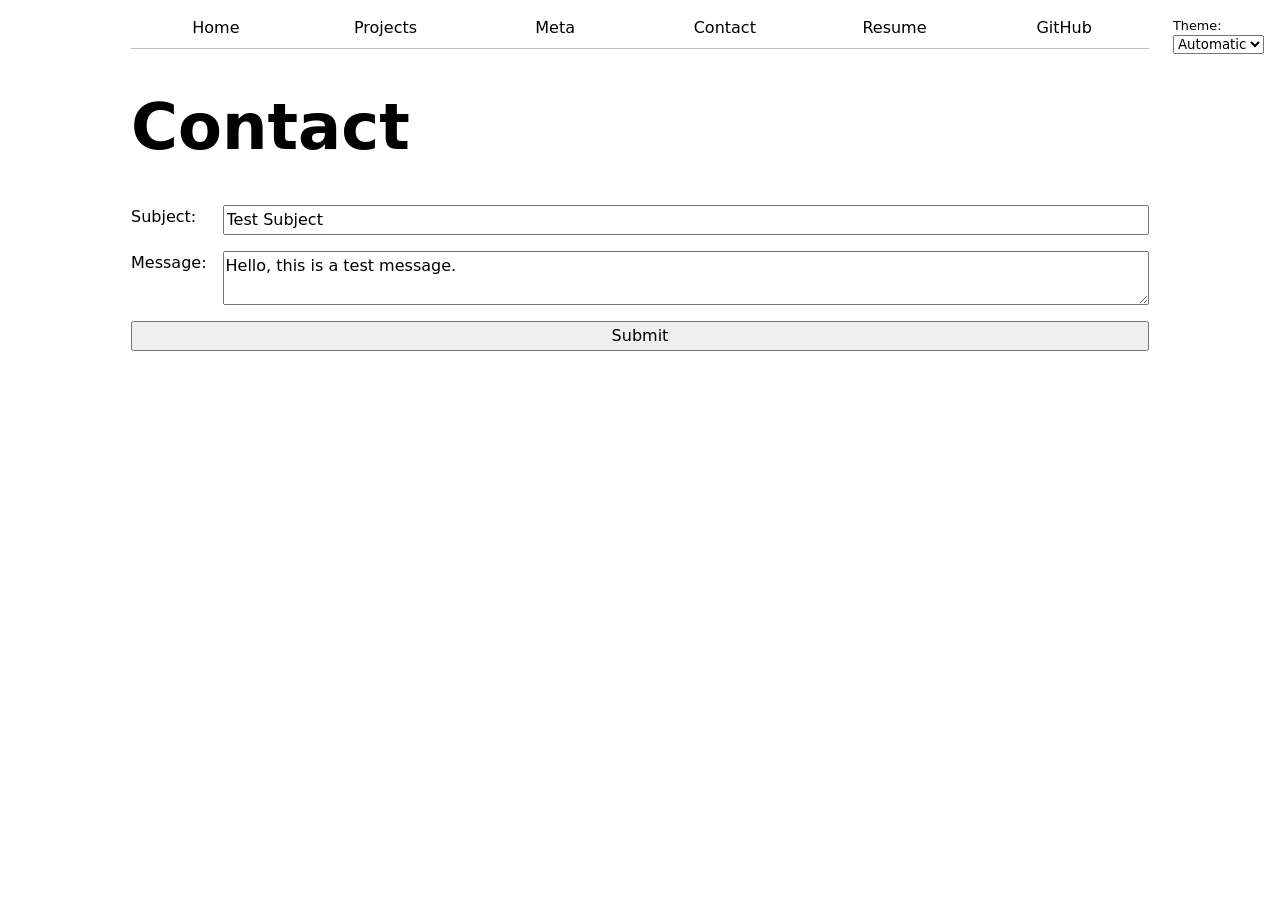
<file: contact/index.html>
<!DOCTYPE html>
<html>
  <head>
    <title>Contact</title>
    <link rel="stylesheet" href="../style.css">
    <script type="module" src="../global.js"></script>
  </head>

  <body>
    <h1>Contact</h1>

    <!-- Open an email draft addressed to you. -->
    <form action="mailto:owtran@ucsd.edu">

      <!-- Subject of the email. -->
      <label>
        Subject:
        <input name="subject" type="text" value="Test Subject">
      </label>

      <!-- Body of the email. -->
      <label>
        Message:
        <textarea name="body">Hello, this is a test message.</textarea>
      </label>

      <button type="submit">Submit</button>
    </form>
  </body>
</html>


<!--
<!DOCTYPE html> 
<html> 
    <head>
        <title> title_name> </title>
    </head>

    <body> 

        <nav> 
            <a href = "where_link_should_go" > clickable_text </a>
        </nav> 


        <h1> header_one_name </h1> 
        <h2> header_two_name </h2> 

        <p> paragraph_text </p> 

        <img 
            src = "source_path_of_image"
            alt = "alternative_text_describe_image"
        >
    
    </body>


</html> 


-->
</file>
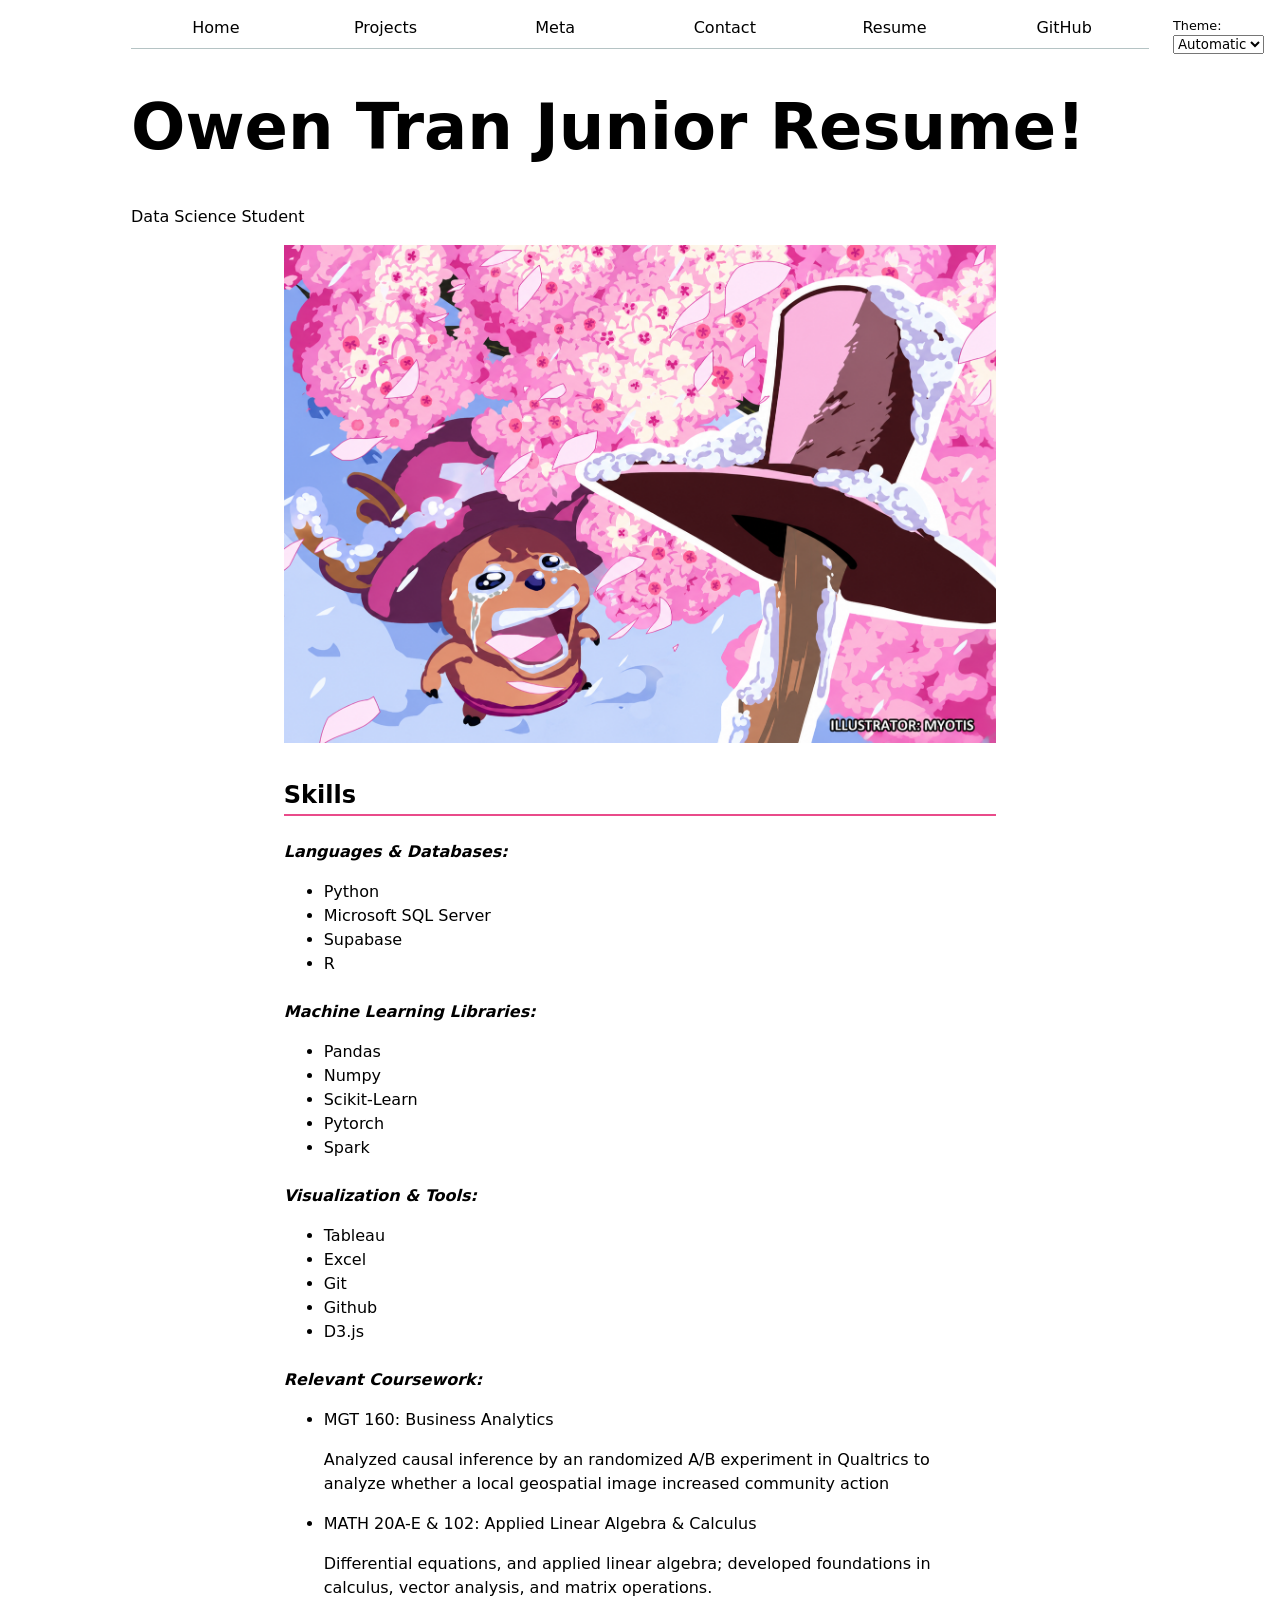
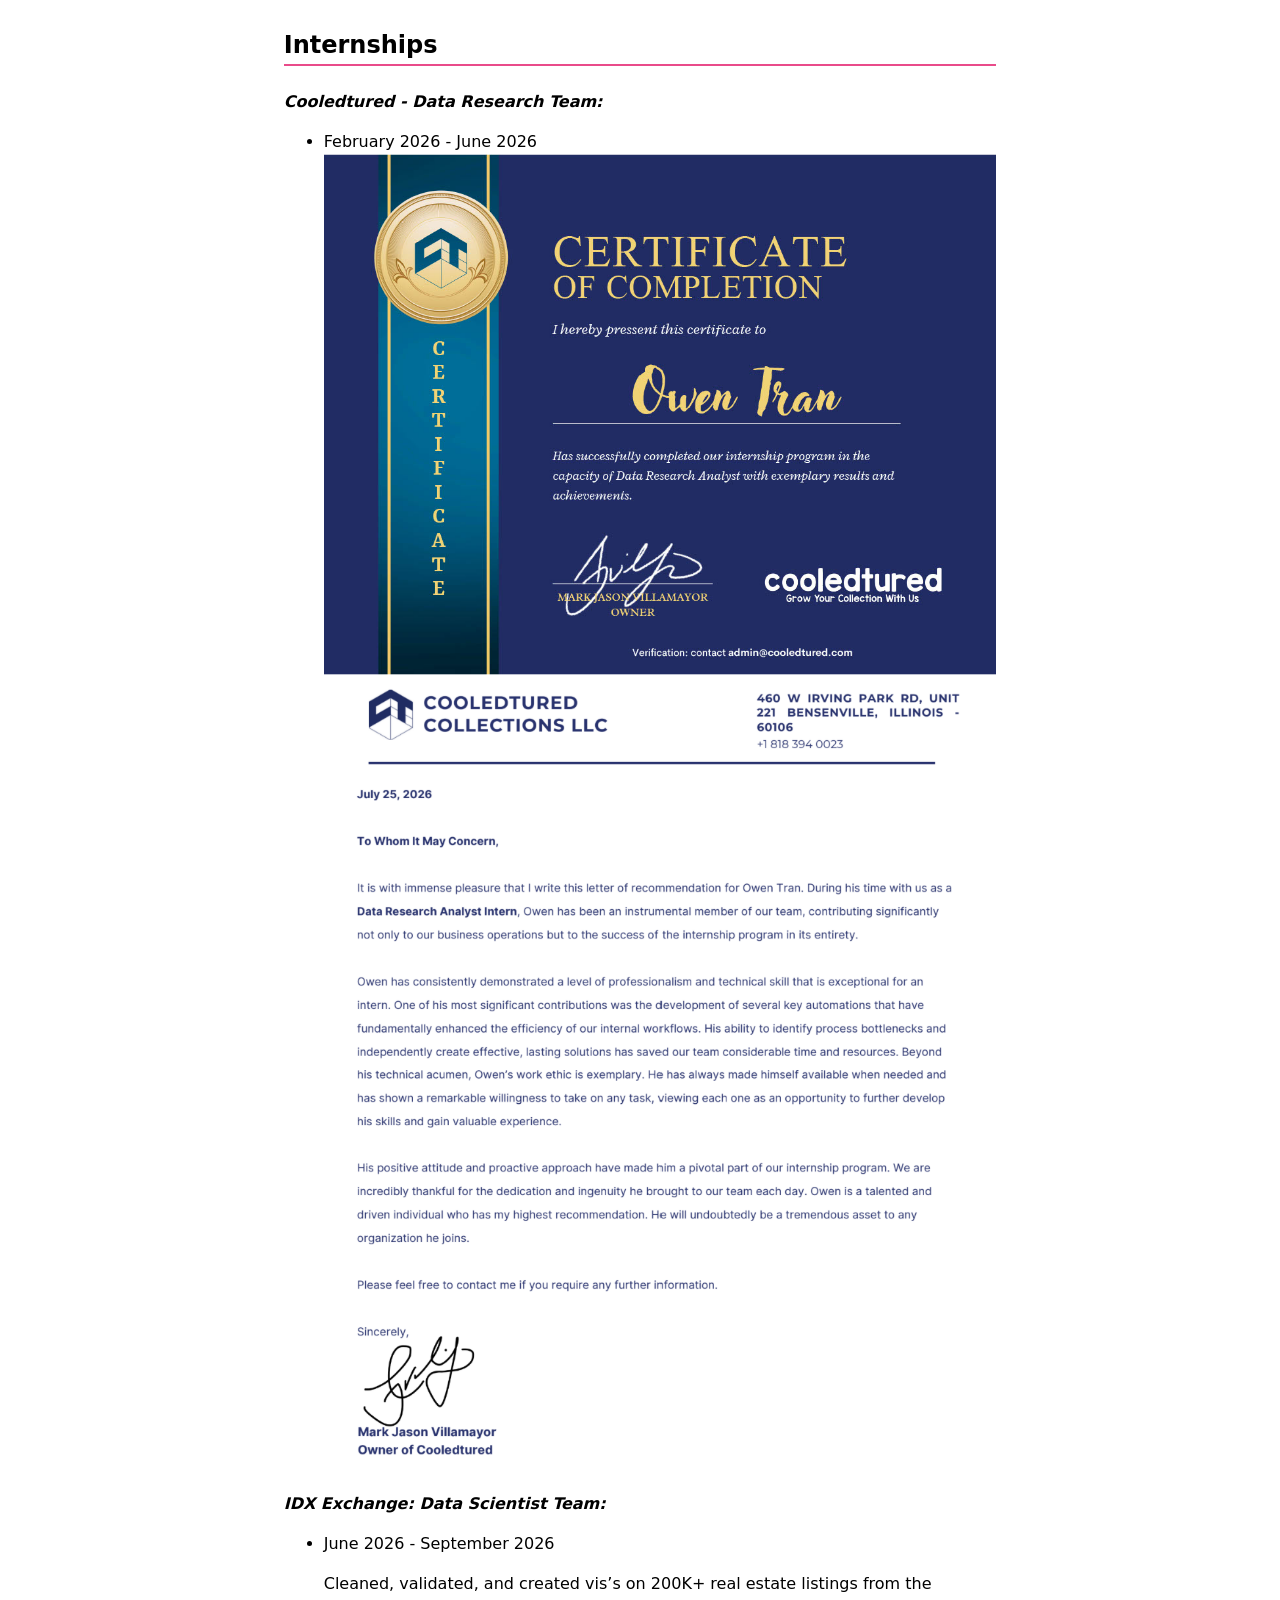
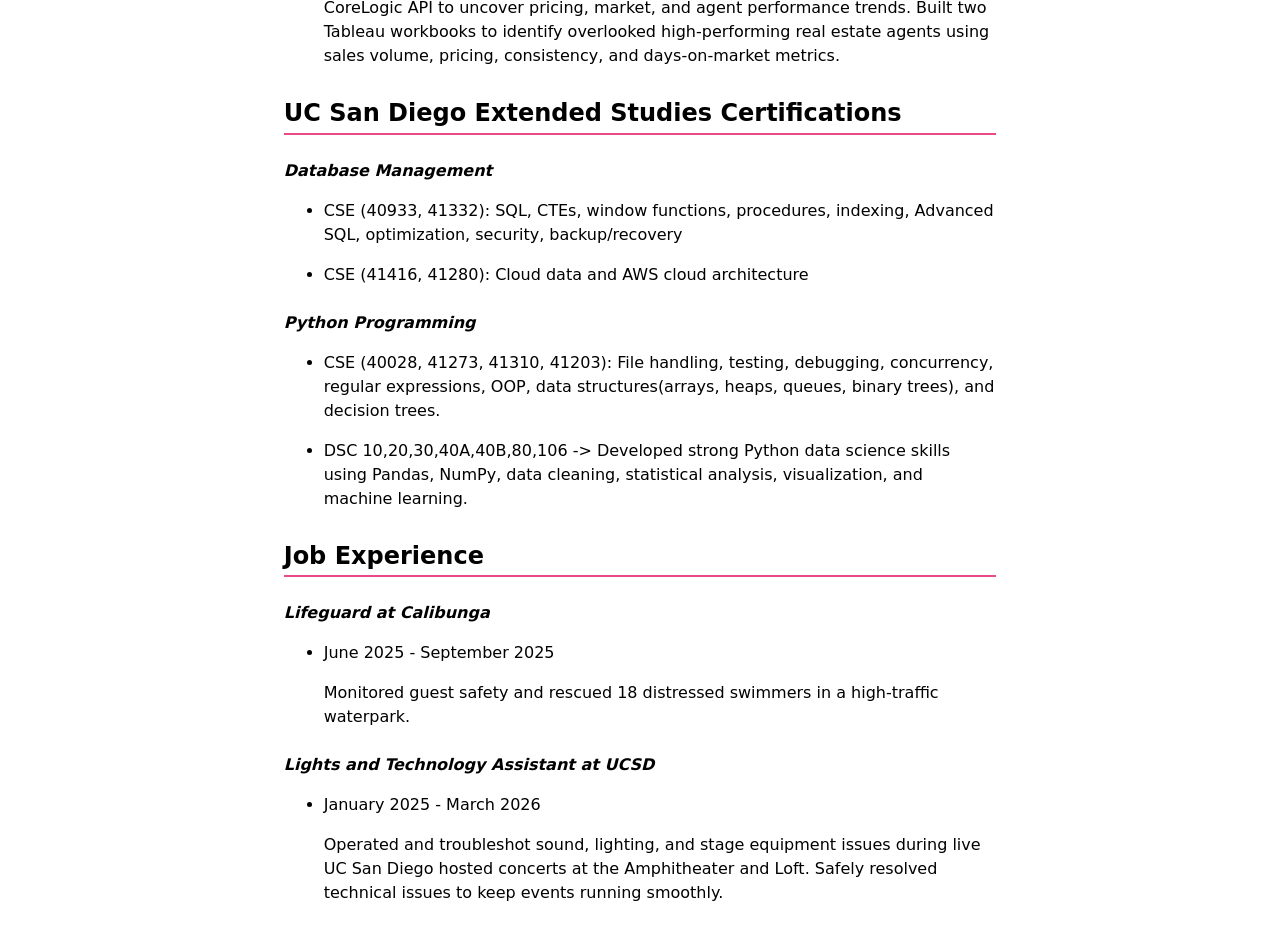
<file: resume/index.html>
<!DOCTYPE html>

<html lang = 'en'>

    <head>
        <title> Resume </title>
        <link rel = "stylesheet" href = "../style.css">

        <script type="module" src="../global.js"></script>
    </head>

    
    <body>



        <header>
            <h1> 
                Owen Tran Junior Resume!
            </h1>
            <p> Data Science Student </p>
        </header>

        <main class = "resume"> 
        


        <img 
            src = "../images/chopper!!!.png" 
            alt = "Me trying to find a job frfr"
        >


        <!-- Section 1 (with article subsection) -->
        <section> 
            <h2> Skills </h2>
            <article> 
                <i> Languages & Databases: </i>
                <ul> 
                    <li> Python </li>
                    <li> Microsoft SQL Server </li>
                    <li> Supabase </li>
                    <li> R </li>
                </ul>
            </article>

            <article> 
                <i> Machine Learning Libraries: </i>
                <ul> 
                    <li> Pandas </li>
                    <li> Numpy </li>
                    <li> Scikit-Learn </li>
                    <li> Pytorch </li>
                    <li> Spark </li>
                </ul>
            </article>

            <article> 
                <i> Visualization & Tools: </i>
                <ul> 
                    <li> Tableau </li>
                    <li> Excel </li>
                    <li> Git </li>
                    <li> Github </li>
                    <li> D3.js </li>
                </ul> 
            </article>

            <article> 
                <i> Relevant Coursework: </i>
                <ul> 
                    <li> MGT 160: Business Analytics </li>
                        <p> Analyzed causal inference by an randomized A/B experiment in Qualtrics to analyze whether a local geospatial image increased community action </p>
                    <li> MATH 20A-E & 102: Applied Linear Algebra & Calculus </li>
                        <p> Differential equations, and applied linear algebra; developed foundations in calculus, vector analysis, and matrix operations.  </p>
                </ul>
            </article>
        </section>





        <section> 
            <h2> Internships </h2>
            <article> 
                <i> Cooledtured - Data Research Team: </i>
                <ul> 
                    <li> February 2026 - June 2026 
                        <img 
                            src = "../images/cooledtured_cert.jpg"
                            alt = "Cooledtured Certificate" >
                        <img 
                            src = "../images/cooledtured_letter_of_rec.png"
                            alt = "Cooledtured Letter of Recommendation">
                </ul>
            </article>

            <article> 
                <i> IDX Exchange: Data Scientist Team: </i>
                <ul> 
                    <li> June 2026 - September 2026 </li>
                    <p> 
                        Cleaned, validated, and created vis’s on 200K+ real estate listings from the CoreLogic API to uncover pricing, market, 
                        and agent performance trends. Built  two Tableau workbooks to identify overlooked high-performing real estate agents 
                        using sales volume, pricing, consistency, and days-on-market metrics. 
                    </p>
                </ul>
            </article>
        </section>


        <section> 
            <h2> UC San Diego Extended Studies Certifications </h2>
            <article> 
                <i> Database Management </i>
                <ul> 
                    <li> <p> CSE (40933, 41332): SQL, CTEs, window functions, procedures, indexing, Advanced SQL, 
                    optimization, security, backup/recovery </p></li>
                    <li> <p> CSE (41416, 41280): Cloud data and AWS cloud architecture </p></li>
                </ul>
            </article>

            <article> 
                <i> Python Programming  </i>
                <ul> 
                    <li> <p> CSE (40028, 41273, 41310, 41203): File handling, testing, debugging, concurrency, 
                    regular expressions, OOP, data structures(arrays, heaps, queues, binary trees), and decision trees. </p></li>
                    <li> <p> DSC 10,20,30,40A,40B,80,106 -> Developed strong Python data science skills using Pandas, NumPy, 
                    data cleaning, statistical analysis, visualization, and machine learning. </p></li>
                </ul>
            </article>

        </section>



        <section> 
            <h2> Job Experience </h2>
            <article> 
                <i> Lifeguard at Calibunga </i>
                <ul> 
                    <li> June 2025 - September 2025 </li>
                    <p> Monitored guest safety and rescued 18 distressed swimmers in a high-traffic waterpark.  </p>
                </ul>
            </article>

            <article> 
                <i> Lights and Technology Assistant at UCSD </i>
                <ul> 
                    <li> January 2025 - March 2026 </li>
                    <p> Operated and troubleshot sound, lighting, and stage equipment issues during live UC San Diego hosted concerts at the Amphitheater and Loft. Safely resolved technical issues to keep events running smoothly. </p>
                </ul>
            </article>
        </section>


















        </main>

    </body>


</html>
</file>
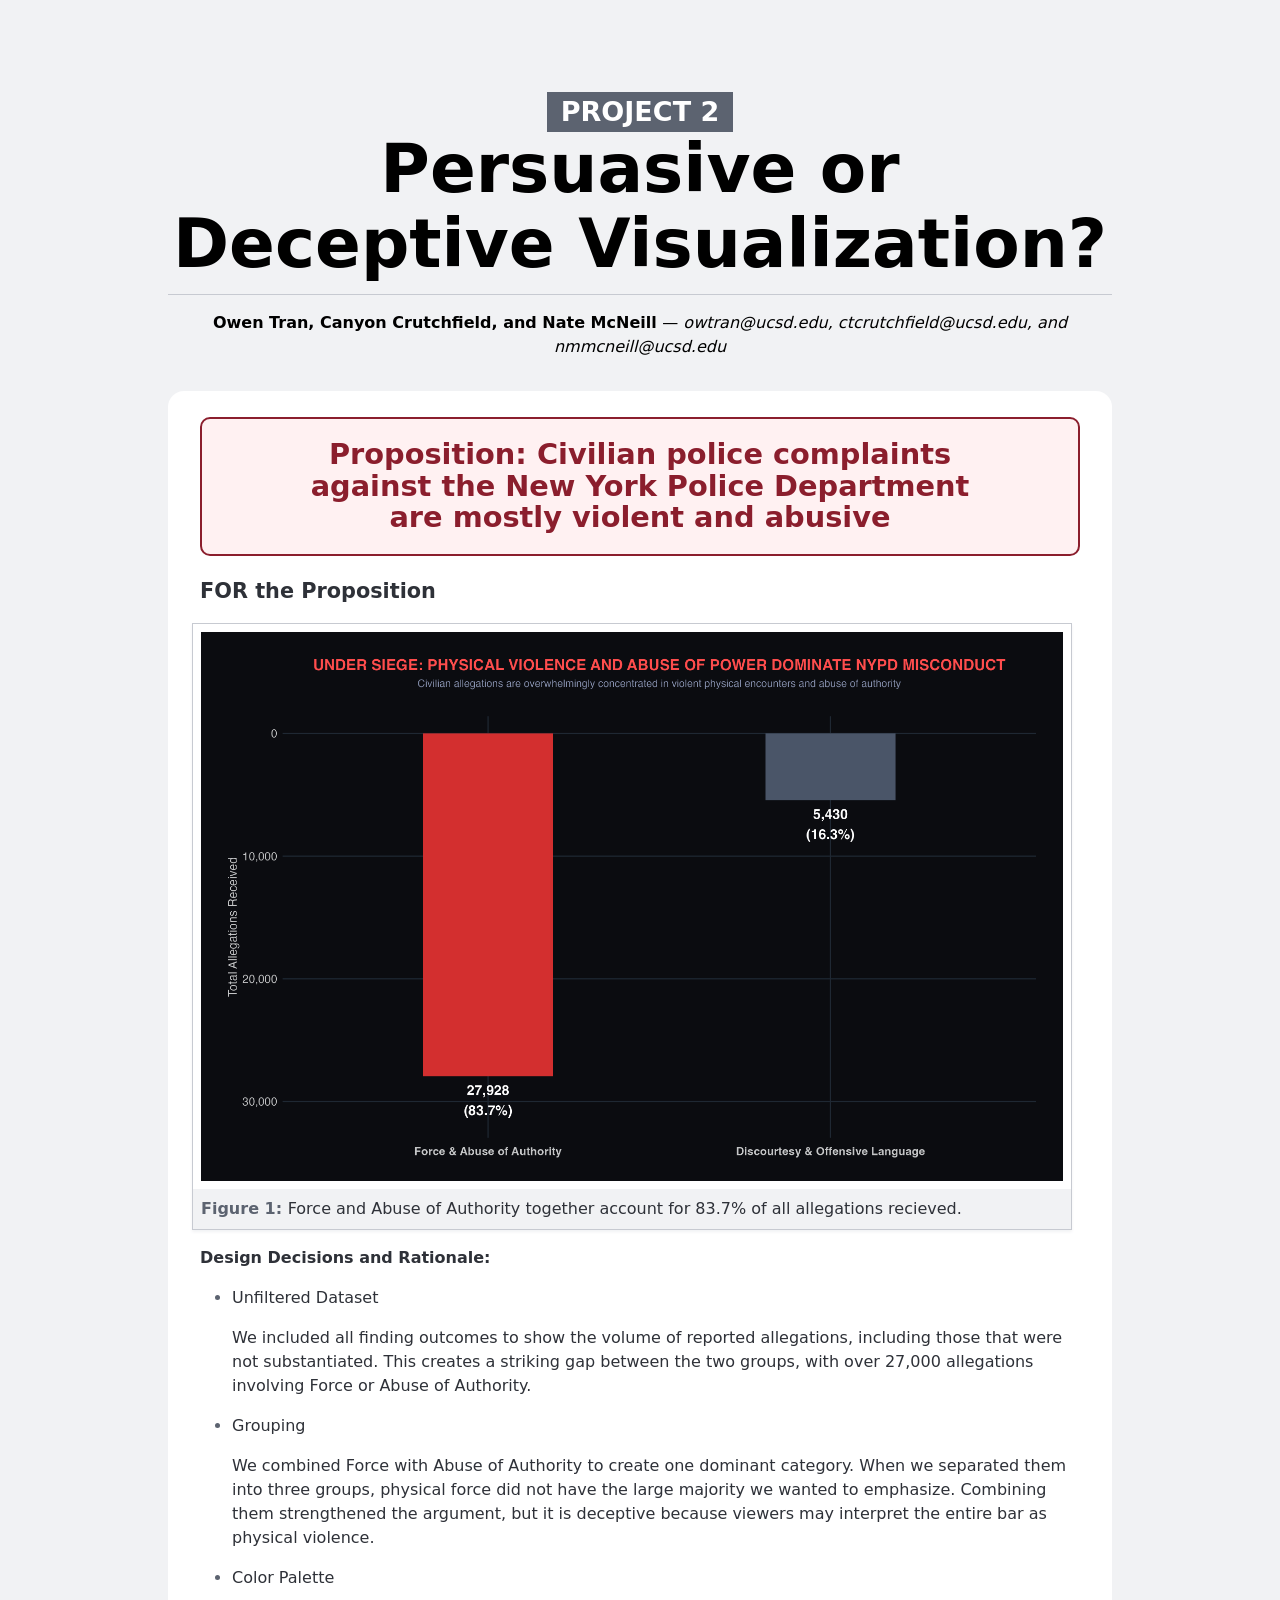
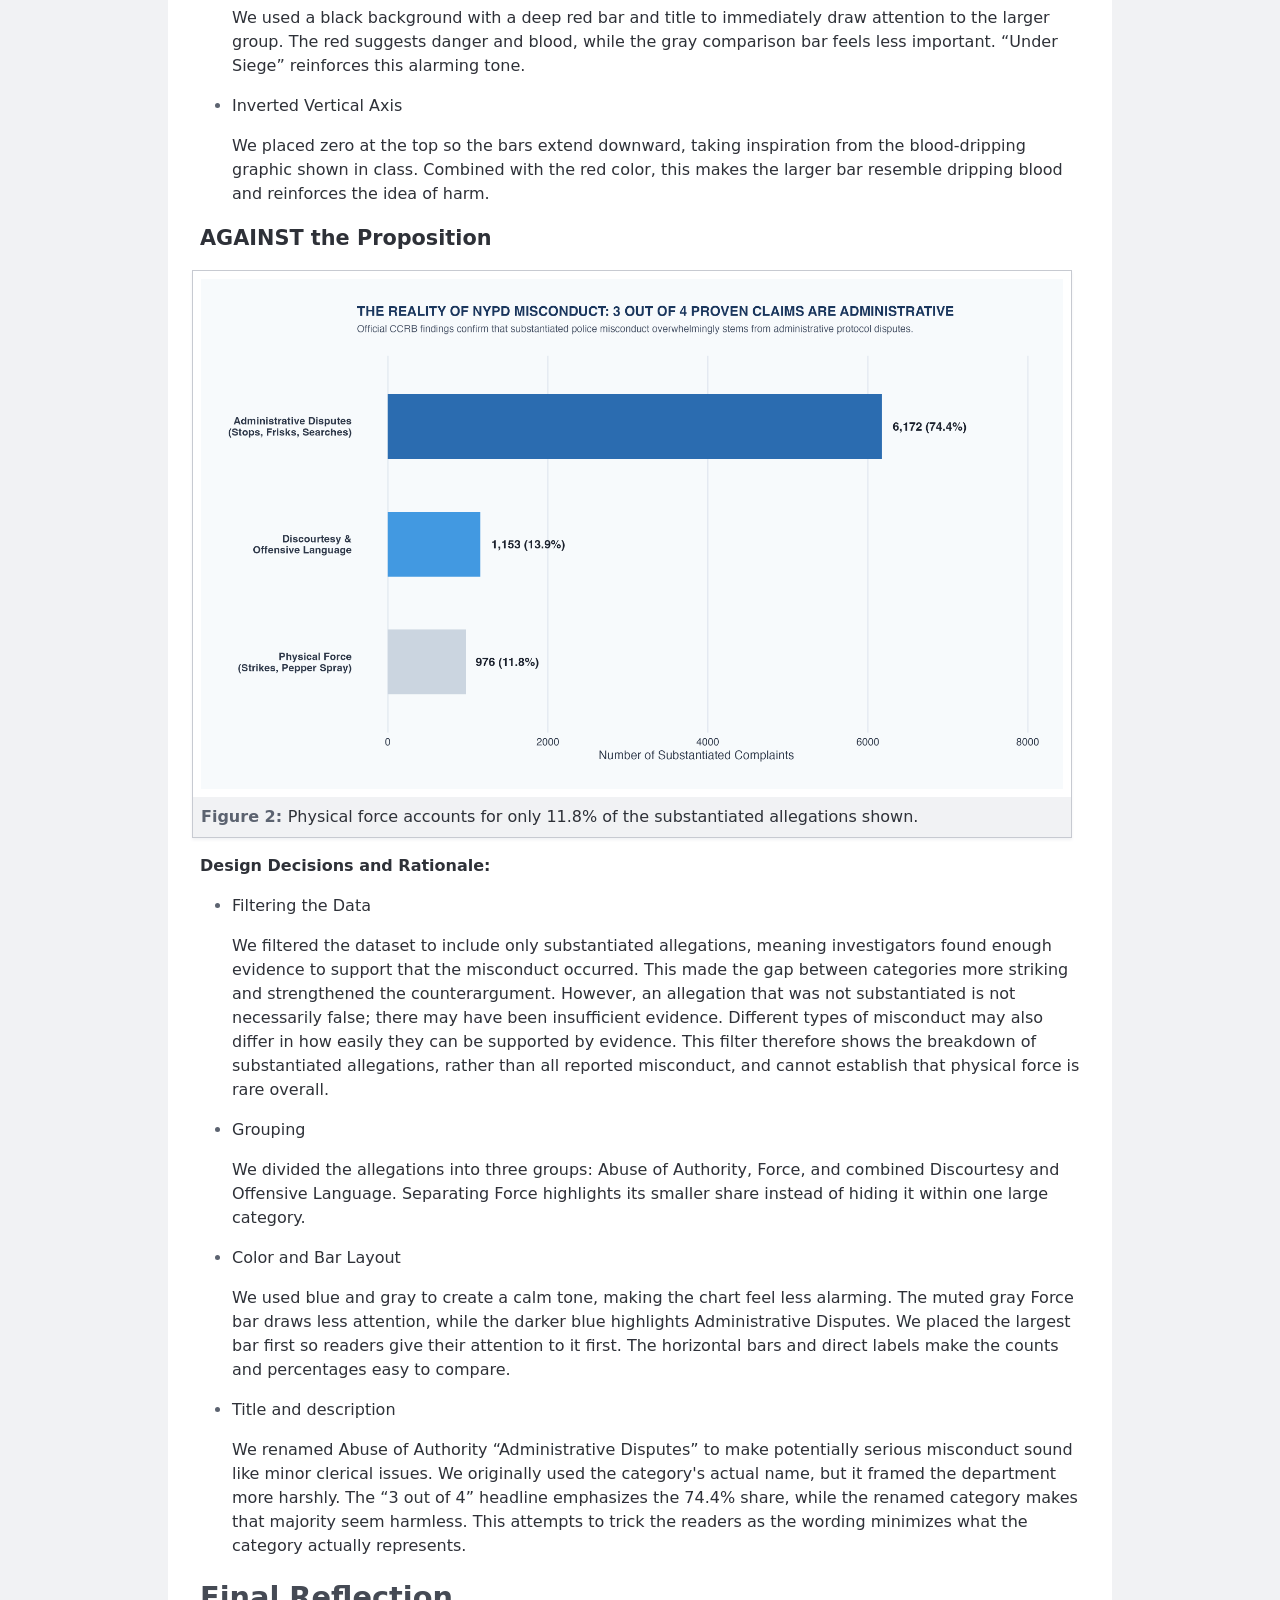
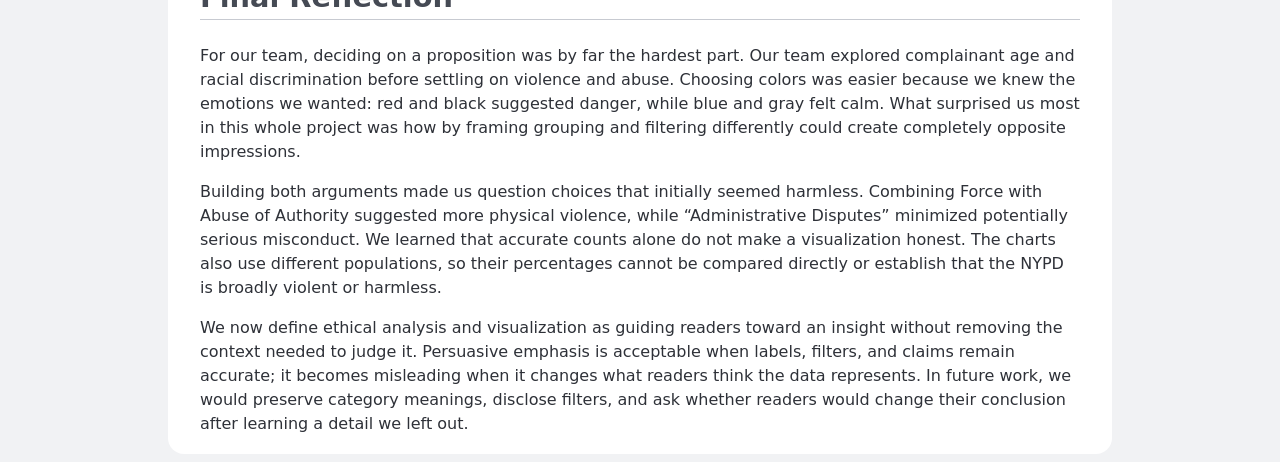
<file: proj2/project2_report_3.html>
<!doctype html>
<html lang="en">
<link rel = "stylesheet" href = "image-fit.css"> 
    <head>
        <title>Project 2 Report</title>
        <style>
            :root {
                --color-neutral-95: hsl(220 10% 95%);
                --color-neutral-90: hsl(220 10% 90%);
                --color-neutral-80: hsl(220 10% 80%);
                --color-neutral-70: hsl(220 10% 70%);
                --color-neutral-60: hsl(220 10% 60%);
                --color-neutral-50: hsl(220 10% 50%);
                --color-neutral-40: hsl(220 10% 40%);
                --color-neutral-30: hsl(220 10% 30%);
                --color-neutral-20: hsl(220 10% 20%);
                --color-neutral-10: hsl(220 10% 10%);
            }

            html {
                font: 100%/1.5 system-ui;
                counter-reset: figure;
                background: var(--color-neutral-95);
                max-width: min(75vw, 80em);
                margin: 0 auto;
            }

            /* Headings */

            h1,
            h2,
            h3,
            h4,
            h5,
            h6 {
                line-height: 1.1;
                font-weight: 600;
                text-wrap: balance;
            }

            h1,
            h2 {
                border-bottom: 1px solid var(--color-neutral-80);
                padding-bottom: 0.2em;
            }

            h1 {
                margin-block: 1em 0.5rem;
                font-size: clamp(2.5em, 150% + 2vh + 2vw, 10vmin);
                font-weight: 800;

                small {
                    display: block;
                    width: fit-content;
                    padding: 0.2em 0.5em;
                    margin-inline: auto;
                    color: white;
                    background: var(--color-neutral-40);
                    font-size: 40%;
                    text-transform: uppercase;
                    white-space: nowrap;
                }
            }

            h2 {
                font-size: 180%;
                color: var(--color-neutral-30);
            }

            h3 {
                font-size: 130%;
            }

            /* Lists */

            ul,
            ol {
                padding-inline-start: 2em;
            }

            li {
                &::marker {
                    color: var(--color-neutral-40);
                }

                + li {
                    margin-top: 0.2em;
                }
            }

            /* Sectioning elements */

            header {
                padding-block: 1em;
                text-align: center;
            }

            main {
                background: white;
                color: var(--color-neutral-20);
                border-radius: 1rem;
                padding: 0.1rem 2rem;
            }

            /* Figures */

            figure {
                margin: 1em 0;
                padding: 0.5rem;
                margin-inline: -0.5em;
                border: 1px solid var(--color-neutral-80);
                box-shadow: 0 0.1em 0.2em var(--color-neutral-95);
                text-align: center;
                background: white;

                > figcaption {
                    font: 500 75% var(--font-sans);
                    background: var(--color-neutral-95);
                    padding: 0.5rem;
                    margin: -0.5rem;
                    margin-top: 0.5rem;
                    counter-increment: figure;
                    text-align: left;

                    &::before {
                        content: "Figure " counter(figure) ": ";
                        font-weight: bold;
                        color: var(--color-neutral-40);
                    }

                    a:not(:hover, :focus, :active) {
                        color: inherit;
                        text-decoration: underline;
                        text-decoration-color: color-mix(
                            in lab,
                            currentColor,
                            transparent 70%
                        );
                    }
                }
            }
        </style>
    </head>

    <body>
        <header>
            <h1>
                <small>Project 2</small>
                Persuasive or Deceptive Visualization?
            </h1>

            <p><strong> Owen Tran, Canyon Crutchfield, and Nate McNeill </strong> — <em>
                owtran@ucsd.edu, ctcrutchfield@ucsd.edu, and nmmcneill@ucsd.edu

            </em></p>
        </header>

        <main>
            <h2>Proposition: Civilian police complaints against the New York Police Department are mostly violent and abusive </h2>

            <section>
                <h3>FOR the Proposition</h3>

                <figure>
                    <img src="images/final_anti.png" alt="Chart supporting the proposition">
                    <figcaption> Force and Abuse of Authority together account for 83.7% of all allegations recieved. </figcaption>
                </figure>

                <p> <strong> Design Decisions and Rationale: </strong> </p>

                <ul>
                    <li>Unfiltered Dataset
                    <p> 
                    We included all finding outcomes to show the volume of reported
                    allegations, including those that were not substantiated.
                    This creates a striking gap between the two groups, with over
                    27,000 allegations involving Force or Abuse of Authority.
                    </p>
                    </li>
                    <li>Grouping
                    <p> 
                    We combined Force with Abuse of Authority to create one dominant
                    category. When we separated them into three groups, physical force
                    did not have the large majority we wanted to emphasize.
                    Combining them strengthened the argument, but it is deceptive
                    because viewers may interpret the entire bar as physical violence.
                    </p>
                    </li>
                    <li>Color Palette
                    <p> 
                    We used a black background with a deep red bar and title to
                    immediately draw attention to the larger group. The red suggests
                    danger and blood, while the gray comparison bar feels less important.
                    “Under Siege” reinforces this alarming tone.
                    </p>
                    </li>
                    <li>Inverted Vertical Axis
                    <p> 
                    We placed zero at the top so the bars extend downward,
                    taking inspiration from the blood-dripping graphic shown
                    in class. Combined with the red color, this makes the larger
                    bar resemble dripping blood and reinforces the idea of harm.
                    </p>
                    </li>
                </ul>
            </section>

            <section>
                <h3>AGAINST the Proposition</h3>

                <figure>
                    <img src="images/final_pro.png" alt="Chart opposing the proposition">
                    <figcaption> Physical force accounts for only 11.8% of the substantiated allegations shown. </figcaption>
                </figure>

                <p> <strong> Design Decisions and Rationale: </strong> </p>

                <ul>
                    <li>Filtering the Data
                    <p> 
                    We filtered the dataset to include only substantiated
                    allegations, meaning investigators found enough evidence
                    to support that the misconduct occurred. This made the gap
                    between categories more striking and strengthened the
                    counterargument. However, an allegation that was not
                    substantiated is not necessarily false; there may have been
                    insufficient evidence. Different types of misconduct may
                    also differ in how easily they can be supported by evidence.
                    This filter therefore shows the breakdown of substantiated
                    allegations, rather than all reported misconduct, and cannot
                    establish that physical force is rare overall.
                    </p>
                    </li>
                    <li>Grouping
                    <p> 
                    We divided the allegations into three groups: Abuse of Authority,
                    Force, and combined Discourtesy and Offensive Language.
                    Separating Force highlights its smaller share instead of hiding
                    it within one large category.
                    </p>
                    </li>
                    <li>Color and Bar Layout
                    <p> 
                    We used blue and gray to create a calm tone, making the chart
                    feel less alarming. The muted gray Force bar draws less
                    attention, while the darker blue highlights Administrative
                    Disputes. We placed the largest bar first so readers give their attention to it first.
                    The horizontal bars and direct labels make the counts and percentages easy to compare.
                    </p>
                    </li>
                    <li>Title and description
                    <p> 
                    We renamed Abuse of Authority “Administrative Disputes” to make
                    potentially serious misconduct sound like minor clerical issues.
                    We originally used the category's actual name, but it framed
                    the department more harshly. The “3 out of 4” headline emphasizes
                    the 74.4% share, while the renamed category makes that majority
                    seem harmless. This attempts to trick the readers as the wording
                    minimizes what the category actually represents.
                    </p>
                    </li>
                </ul>
            </section>

            <section>
                <h2>Final Reflection</h2>

                <p> For our team, deciding on a proposition was by far the hardest part. 
                Our team explored complainant
                age and racial discrimination before settling on violence and abuse.
                Choosing colors was easier because we knew the emotions we wanted:
                red and black suggested danger, while blue and gray felt calm.
                What surprised us most in this whole project was how by framing grouping and filtering
                differently could create completely opposite impressions. </p>

                <p> Building both arguments made us question choices that initially
                seemed harmless. Combining Force with Abuse of Authority suggested
                more physical violence, while “Administrative Disputes” minimized
                potentially serious misconduct. We learned that accurate counts
                alone do not make a visualization honest. The charts also use
                different populations, so their percentages cannot be compared
                directly or establish that the NYPD is broadly violent or harmless.</p>

                <p>We now define ethical analysis and visualization as guiding readers
                toward an insight without removing the context needed to judge it.
                Persuasive emphasis is acceptable when labels, filters, and claims
                remain accurate; it becomes misleading when it changes what readers
                think the data represents. In future work, we would preserve category
                meanings, disclose filters, and ask whether readers would change
                their conclusion after learning a detail we left out.</p>
</p>
            </section>
        </main>
    <script type="module" src="https://static.cloudflareinsights.com/beacon.min.js/v4bc70e2c01a94c73b74392e4234840661791215815920" integrity="sha512-L0ha0OXavK/8okipN9F8BtP84dg9DUhPERbBXzwI6dgTA55d2+yweo3pn5CSFYs45/r8md2+xvUPtTdvTNRfjA==" data-cf-beacon='{"version":"2024.11.0","token":"c822b88e119346678db149ed7b7721c9","r":1,"spa":2}' crossorigin="anonymous"></script>


</body>
</html>
</file>
<file: style.css>
/*
Lab 2 Step 2.4: 
  color accent variable storing color inside it -> \
  accent color -> uses color in color accent -> accent color affects type checkbox,radio,range-> apply to form controls 
*/
html {
    --color-accent: oklch(65% 50% 0);
    accent-color: var(--color-accent);
    color-scheme: light dark;
    
}


body {
  /* 
  Lab 1: Set line height to 1.5 times font size
	   and use OS’s UI font as the website font
     (normal font size/line height 1.5x font size/_normal interface font 
	 */
  font: 100%/1.5 system-ui;

  /*
  Lab 2 Step 1: 
  body not wider than 100 characters of text, center the body, give breathing room left/right with padding 
  TEXT - WIDTH - CENTER - SIDE SPACE 
  */
  max-width: 100ch;
  margin-inline: auto; 
  padding-inline: 1em;

}



  /*
  Lab 2 Step 2.1: 
  Flexbox Container -> makes navigation links sit in Flexbox
  and makes each link take equal space 
  text-decor: removes underline 
  color -> removes default blue link color 
  text-a: centers text 
  padding: adds space around each link 


  Lab 2 Step 2.2: 
  add nav a.current: 
  margin-bottom -> adds empty space underneath element 
  border bottom -> thickness of line, solid line, color 
  nav a.curent -> thats why we put class = "current" in html -> mean nav -> find <a> that has class = current 
  */

nav {
  display: flex;
  margin-bottom: 1em;
  --border-color: oklch(50% 10% 200 / 40%);
  border-bottom: 1px solid var(--border-color);
}

nav a { 
  flex: 1;
  text-decoration: none;
  color: inherit;
  text-align: center;
  padding: 0.5em; 
}

nav a.current { 
  border-bottom: 0.4em solid oklch(80% 3% 200);
  padding-bottom: 0.1em; 
}


/*
Lab 2 Step 2.3: 
select <a> link in nav when mouse is hovering over it so when hover over it
the link under mouse gets the border bottom style and the padding! 
*/
nav a:hover {
  border-bottom: 0.4em solid var(--color-accent);
  padding-bottom: 0.1em;
  background-color: color-mix(in oklch, var(--color-accent), canvas 85%);

}


/*
Lab 2 Step 3.1 
Make input boxes, textarea, button use same font as rest of page! 
Temporarily add top to bottom layout for email sending! 

Name
[________________________]

Email
[________________________]

Message
[________________________]
[________________________]

[         Submit         ]
*/

input, 
textarea,
button { 
  font: inherit;
}


/* Temporary Format (top to bottom) 
label, 
input, 
textarea,
button { 
  display: block;
}


input, 
textarea,
button { 
  width: 100%; 
  box-sizing: border-box;
}

label { 
  margin-block: 1em; 
}

*/




/* CSS Grid 
   display ... -> turns form into Grid container 
   grid... creates two columns 
    auto -> first col only needs to be as wide as its text 
    1fr -> 2nd col gets rest of avaialble space 
    gap -> adds space btw rows and coumns 

    Name      [_____________________]
    Email     [_____________________]
    Message   [_____________________]



    label: 
    display ... -> each label has its own mini grid
    gridtemp... -> uses same col setup as parent 
    gridcol -> lets whole label stretch from first grid line to last grid line 
    button gridcol -> makes button stretch across entire row too 
*/
form { 
  display: grid; 
  grid-template-columns: auto 1fr; 
  gap: 1em; 
}

label {
  display: grid;
  grid-template-columns: subgrid;
  grid-column: 1 / -1;
}

button {
  grid-column: 1 / -1;
}







/* Step 4 -> Dummy Project Page 

1. project cards 
  displaygrid -> turns .projects to a grid 
  grid... -> make max columns that can fit 

  .project article -> bc each article has 3 pieces (h2. img, p) so span 3 -> each article uses 3 grid rows 
*/ 

/* Lab 2 Step 4.2
   Makes a responsive grid with as many project columns as can fit */
.projects { 
  display: grid; 
  grid-template-columns: repeat(auto-fill, minmax(15em, 1fr));
  gap: 1em;
}

/* Lab 2 Step 4.3 
   Each project card includes 3 rows -> heading, image, paragraph */
.projects article { 
  display: grid;
  grid-template-rows: subgrid;
  grid-row: span 3;
}

.projects h2 { 
  margin: 0;
}


h1 { 
  font-size: 400%;
}

/* Lab 2 Step 4.4 */
h1,
h2,
h3,
h4,
h5,
h6 { 
  line-height: 1.1; /* Makes heading lines tighter and tries to make multi line headings break evener */
  text-wrap: balance; 
}






/* =========================
   Lab 2 Step 5: Resume edits -> Custom

  .resume... -> find HTML element with class "resume" and style everythign inside that main resume area! 
   ========================= */
  

.resume { 
  max-width: 70ch; /* keeps resume from getting too wide and centers!  */
  margin-inline: auto; 
}

.resume section { 
  margin-block: 2em; /* adds vertical space between section     */
}

.resume h2 { 
  border-bottom: 2px solid var(--color-accent); /*  adds a colored line under each section heading  2px - thickness, solid - line style, var(--color-accent) = color depends on html {...}   */
  padding-bottom: 0.25em;
}

.resume article { 
  margin-block: 1.5em;  /*  adds a space between each item inside a section    */
}

.resume i { 
  font-weight: bold;  /*   makes italic labels bold as well!   */
}

.resume img { 
  max-width: 100%; /*  prevent images from taking over the whole page    */
  height: auto; 
}




/* Placing the theme switching to top right corner instead of bar in middle! */

.color-scheme {
  position: absolute;
  top: 1rem;
  right: 1rem;
  font-size: 80%;
}

/* Make the dropdown use the same font as the page. */
.color-scheme select {
  font-family: inherit;
}






/* For First Project -> DSC Proj 2 Police Complaints */
.projects article {
    min-width: 0;
}

.projects img {
    width: 100%;
    height: auto;
    display: block;
}











/*
Syntax:

1. Link CSS: 
<link 
  rel = "stylesheet" 
  href = "style.css"> 

2. Basic CSS Rule: 
selector { 
  property: value; 
} 

selector: target, property: what changes, value: how it changes 

ex) 
h1 { 
  color: deeppink; 
  font-size: 32px;
}


3. Common Selectors: 
h1 -> element selector 
.current -> class selector 
#main -> id selector 
h1 em -> descendant selector 
a.current -> AND / intersection 
h1, h2, h3 -> OR/union 

*/






#profile-stats dl {
  display: grid;
  grid-template-columns: repeat(4, 1fr);
  text-align: center;
  gap: 0.5rem;
}

#profile-stats dt {
  grid-row: 1;
  font-weight: bold;
}

#profile-stats dd {
  grid-row: 2;
  margin: 0;
  font-size: 2rem;
}




/* 
Lab 5 
#1. pie plot 

*/

#projects-pie-plot {
  max-width: 20em;
  margin-block: 2em;
  overflow: visible;
}



.legend {
  display: grid;
  grid-template-columns: repeat(auto-fill, minmax(9em, 1fr));
  gap: 1em;
  padding: 1em;
  border: 1px solid #ccc;
  list-style: none;
}

.legend-item {
  display: flex;
  align-items: center;
  gap: 0.5em;
}

.swatch {
  display: inline-block;
  width: 1em;
  height: 1em;
  background-color: var(--color);
  border-radius: 0.2em;
}


.container {
  display: flex;
  align-items: center;
  gap: 2em;
  flex-wrap: wrap;
}

.container > .legend {
  flex: 1;
}


#projects-pie-plot path {
  transition: opacity 300ms;
}

#projects-pie-plot:has(path:hover) path:not(:hover) {
  opacity: 0.5;
}


.selected {
  --color: oklch(60% 45% 0) !important;
}

#projects-pie-plot path.selected {
  fill: var(--color);
}

#projects-pie-plot path {
  cursor: pointer;
}


/*
Lab 5
*/

#stats dl.stats {
  display: grid;
  grid-template-columns: repeat(5, 1fr);
  gap: 0.5rem 1rem;
}

#stats dl.stats dt {
  grid-row: 1;
  color: gray;
  font-size: 0.9rem;
}

#stats dl.stats dd {
  grid-row: 2;
  margin: 0;
  font-size: 2rem;
  font-weight: bold;
}

@media (max-width: 700px) {
  #stats dl.stats {
    grid-template-columns: 1fr;
  }

  #stats dl.stats dt,
  #stats dl.stats dd {
    grid-row: auto;
  }
}


dl.info {
  display: grid;
  grid-template-columns: auto 1fr;
  gap: 0.25rem 1rem;
}

dl.info dt {
  opacity: 0.6;
}

dl.info dd {
  margin: 0;
}

.tooltip {
  position: fixed;
  top: 1em;
  left: 1em;
}

circle {
  transition: 200ms;
  transform-origin: center;
  transform-box: fill-box;
}

circle:hover {
  transform: scale(1.5);
}



dl.info.tooltip {
  background-color: white;
  color: #222;
  padding: 1rem;
  border-radius: 8px;
  box-shadow: 0 4px 12px rgb(0 0 0 / 0.2);
  z-index: 1000;
}


dl.info {
  transition-duration: 500ms;
  transition-property: opacity, visibility;
}

dl.info[hidden]:not(:hover, :focus-within) {
  opacity: 0;
  visibility: hidden;
}


@keyframes marching-ants {
  to {
    stroke-dashoffset: -8;
  }
}

.selection {
  fill-opacity: 0.1;
  stroke: black;
  stroke-opacity: 0.7;
  stroke-dasharray: 5 3;
  animation: marching-ants 2s linear infinite;
}

circle.selected {
  fill: #ff6b6b;
}



#language-breakdown {
  display: grid;
  grid-template-columns: repeat(3, 1fr);
  gap: 0.5rem 2rem;
  text-align: center;
}

#language-breakdown dt {
  grid-row: 1;
  text-transform: uppercase;
  font-size: 1.5rem;
  font-weight: bold;
}

#language-breakdown dd {
  grid-row: 2;
  margin: 0;
  font-size: 1.3rem;
}


#chart .gridlines line {
  stroke: #ddd;
  stroke-opacity: 1;
}
</file>
<file: proj2/image-fit.css>
/* Fit both charts inside the existing report layout. */
figure img {
    display: block;
    width: 100%;
    max-width: 100%;
    height: auto;
    margin-inline: auto;
}

figure {
    box-sizing: border-box;
    max-width: 100%;
    margin-inline: 0;
}

/* Give the report more usable space on smaller screens. */
@media (max-width: 600px) {
    html {
        max-width: calc(100% - 24px);
    }

    main {
        padding-inline: 1rem;
    }
}


/* Main proposition */
main > h2 {
    color: #8b1e2d;
    text-align: center;
    background: #fff1f2;
    padding: 20px;
    border: 2px solid #8b1e2d;
    border-radius: 10px;
    font-weight: 800;
}
</file>
